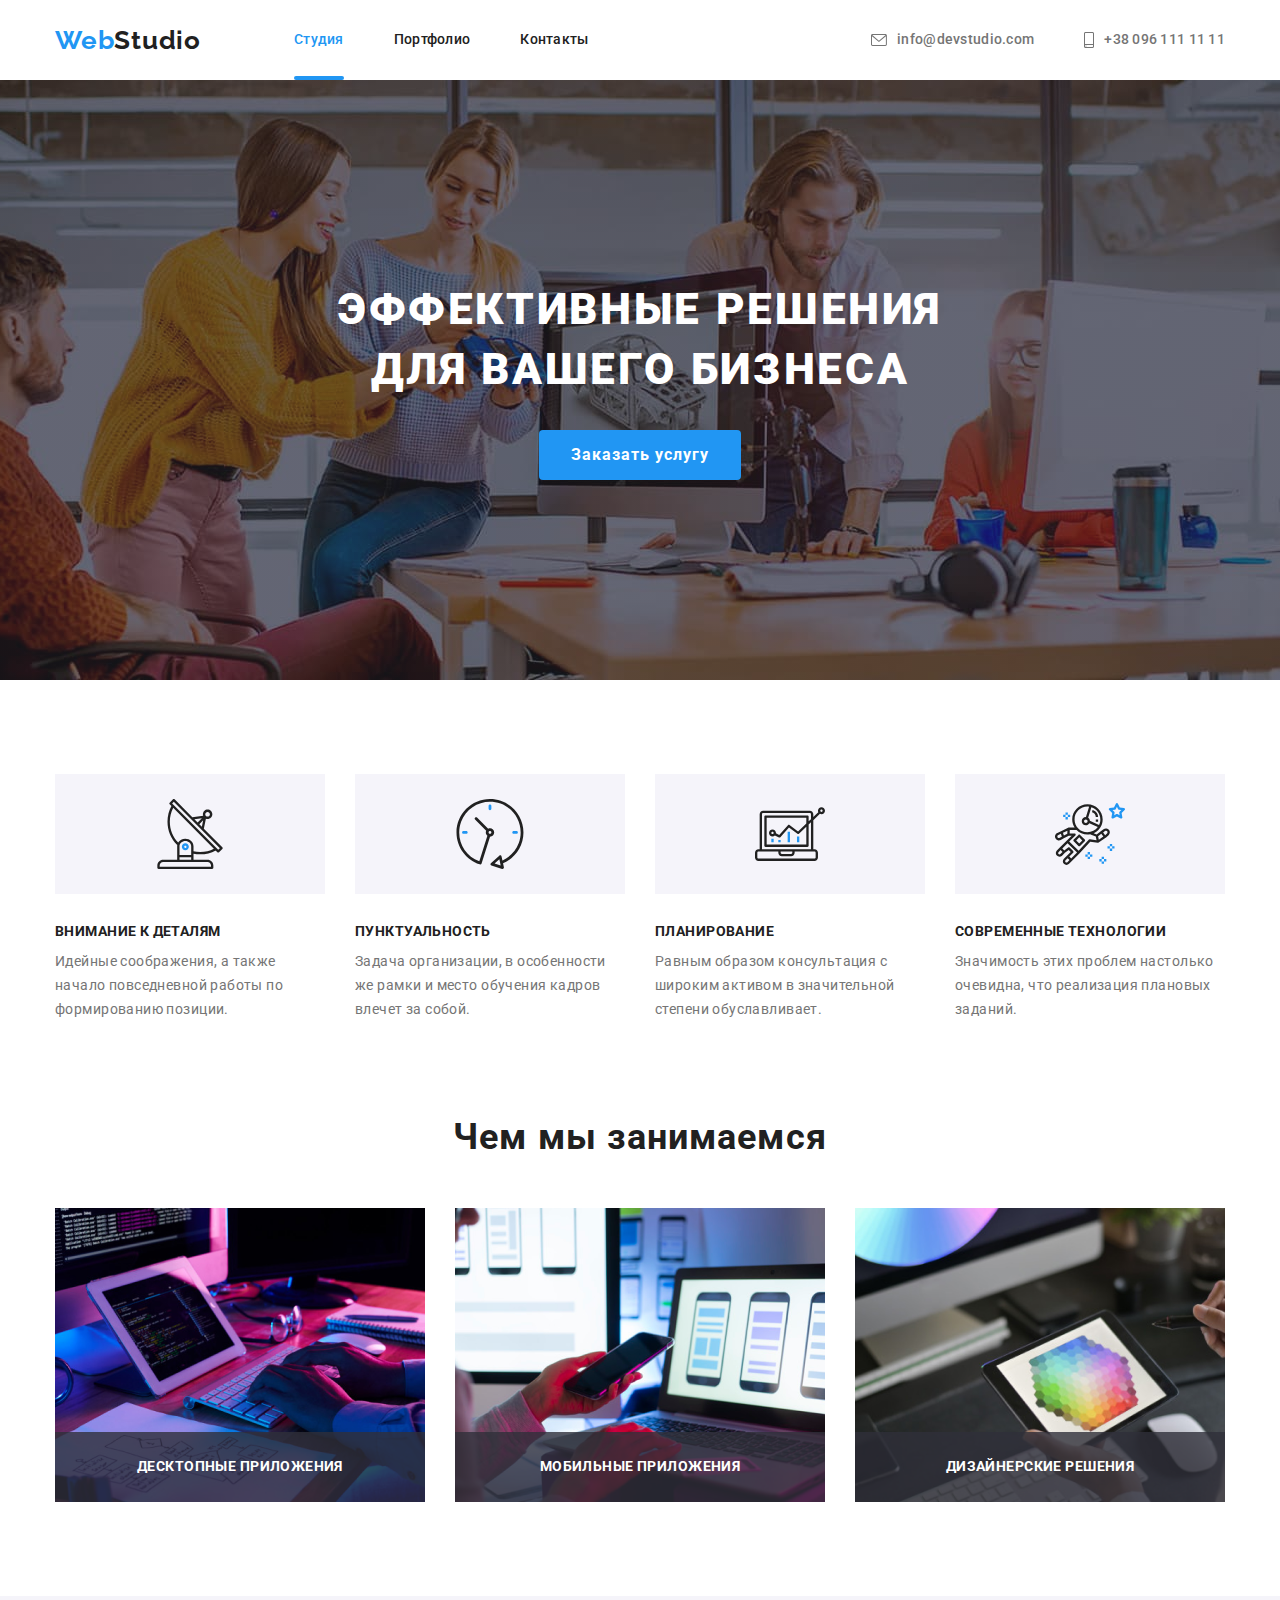
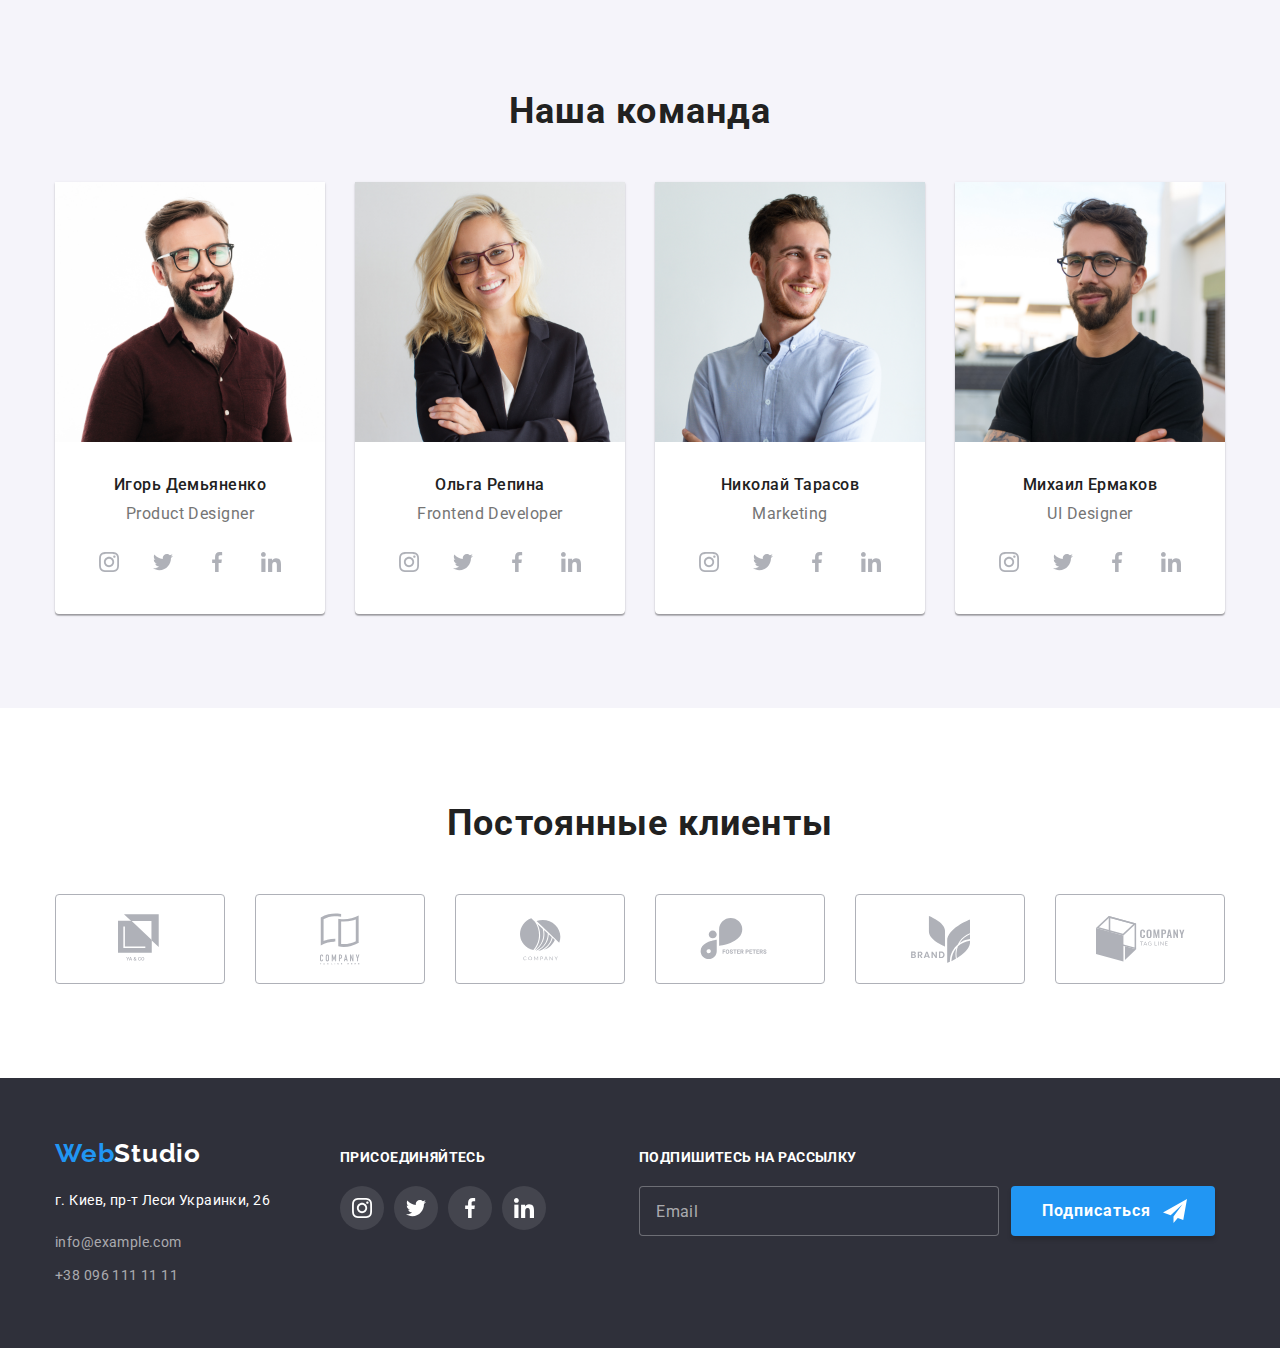
<file: index.html>
<!DOCTYPE html>
<html lang="ru">
  <head>
    <meta charset="UTF-8" />
    <meta name="viewport" content="width=device-width, initial-scale=1.0" />
    <link
      href="https://fonts.googleapis.com/css2?family=Oleo+Script&family=Raleway:wght@700&family=Roboto:wght@400;500;700;900&display=swap"
      rel="stylesheet"
    />
    <link
      rel="stylesheet"
      href="https://cdnjs.cloudflare.com/ajax/libs/modern-normalize/1.0.0/modern-normalize.min.css"
    />
    <link rel="stylesheet" href="./css/styles-index.css" />
    <title>Web Studio</title>
  </head>
  <body>
    <header class="header">
      <div class="container main-nav">
        <a class="logo-black" href="./index.html"
          ><span class="web">Web</span>Studio</a
        >
        <nav>
          <ul class="list site-nav">
            <li class="item">
              <a class="link active" href="./index.html">Студия</a>
            </li>
            <li class="item">
              <a class="link" href="./portfolio.html">Портфолио</a>
            </li>
            <li class="item"><a class="link" href="#contacts">Контакты</a></li>
          </ul>
        </nav>

        <ul class="list contacts-nav">
          <li class="contact-item">
            <a
              class="contact-link"
              target="_blank"
              rel="noopener noreferer"
              href="mailto:info@devstudio.com"
            >
              <svg class="svg-img" width="16px" height="12px">
                <use href="./images/studio/sprite.svg#envelope"></use>
              </svg>
              info@devstudio.com</a
            >
          </li>
          <li class="contact-item">
            <a
              class="contact-link"
              target="_blank"
              rel="noopener noreferer"
              href="tel:+380961111111"
            >
              <svg class="svg-img" width="10px" height="16px">
                <use href="./images/studio/sprite.svg#smartphone"></use>
              </svg>
              +38 096 111 11 11</a
            >
          </li>
        </ul>
      </div>
    </header>

    <main>
      <section>
        <div class="main-title">
          <h1 class="hero">
            Эффективные решения <br />
            для вашего бизнеса
          </h1>
          <button data-open-modal class="btn" type="button">
            Заказать услугу
          </button>
        </div>
        <div data-backdrop class="backdrop is-hidden">
          <div class="modal">
            <div class="btn-div">
              <button data-close-modal class="close-btn">
                <svg class="svg-img" width="11px" height="11px">
                  <use href="./images/studio/sprite.svg#close"></use>
                </svg>
              </button>
            </div>
            <p class="text">Оставьте свои данные, мы вам перезвоним</p>
            <form class="form js-speaker-form">
              <label class="form-field">
                <span class="form-label">Имя</span>
                <div class="wrapper">
                  <input
                    class="form-input"
                    placeholder=" "
                    type="text"
                    name="name"
                  />
                  <svg class="svg-img" width="18px" height="18px">
                    <use href="./images/studio/sprite.svg#person"></use>
                  </svg>
                </div>
              </label>

              <label class="form-field">
                <span class="form-label">Телефон</span>

                <div class="wrapper">
                  <input
                    class="form-input"
                    placeholder=""
                    type="tel"
                    name="tel"
                  />
                  <svg class="svg-img" width="18px" height="18px">
                    <use href="./images/studio/sprite.svg#phone"></use>
                  </svg>
                </div>
              </label>

              <label class="form-field">
                <span class="form-label" for="email">Почта</span>
                <div class="wrapper">
                  <input
                    class="form-input"
                    type="email"
                    name="email"
                    id="email"
                    placeholder=" "
                  />
                  <svg class="svg-img" width="18px" height="18px">
                    <use href="./images/studio/sprite.svg#email-black"></use>
                  </svg>
                </div>
              </label>

              <label class="form-field">
                <span class="form-label">Комментарий</span>
                <textarea
                  name="comment"
                  placeholder="Введите текст"
                  class="form-input textarea"
                ></textarea>
              </label>

              <label class="checkbox">
                <input
                  type="checkbox"
                  name="policy"
                  value="policy"
                  class="checkbox-input"
                />
                <div class="wrapper">
                  <span class="checkbox-item"></span>
                  <span for="policy" class="checkbox-label"
                    >Соглашаюсь с рассылкой и принимаю
                    <a href="" class="contract">Условия договора</a></span
                  >
                </div>
              </label>

              <button type="submit" class="send-btn">Отправить</button>
            </form>
          </div>
        </div>
      </section>

      <section class="section adv no-padding">
        <div class="container">
          <ul class="list advantages">
            <li class="item">
              <div class="svg-item">
                <svg class="svg-img" width="70px" height="70px">
                  <use href="./images/studio/sprite.svg#antenna"></use>
                </svg>
              </div>
              <h2 class="title">внимание к деталям</h2>
              <p class="text">
                Идейные соображения, а также начало повседневной работы по
                формированию позиции.
              </p>
            </li>
            <li class="item">
              <div class="svg-item">
                <svg class="svg-img" width="70px" height="70px">
                  <use href="./images/studio/sprite.svg#clock"></use>
                </svg>
              </div>
              <h2 class="title">пунктуальность</h2>
              <p class="text">
                Задача организации, в особенности же рамки и место обучения
                кадров влечет за собой.
              </p>
            </li>
            <li class="item">
              <div class="svg-item">
                <svg class="svg-img" width="70px" height="70px">
                  <use href="./images/studio/sprite.svg#diagram"></use>
                </svg>
              </div>
              <h2 class="title">планирование</h2>
              <p class="text">
                Равным образом консультация с широким активом в значительной
                степени обуславливает.
              </p>
            </li>
            <li class="item">
              <div class="svg-item">
                <svg class="svg-img" width="70px" height="70px">
                  <use href="./images/studio/sprite.svg#astronaut"></use>
                </svg>
              </div>
              <h2 class="title">современные технологии</h2>
              <p class="text">
                Значимость этих проблем настолько очевидна, что реализация
                плановых заданий.
              </p>
            </li>
          </ul>
        </div>
      </section>
      <section class="section about-us">
        <div class="container">
          <h2 class="title">Чем мы занимаемся</h2>
          <ul class="list">
            <li class="item">
              <img
                class="photo"
                src="./images/studio/PC.jpg"
                alt="Man working on PC"
              />
              <p class="text">Десктопные приложения</p>
            </li>
            <li class="item">
              <img
                class="photo"
                src="./images/studio/laptop.jpg"
                alt="Woman working on laptop"
              />
              <p class="text">Мобильные приложения</p>
            </li>
            <li class="item">
              <img
                class="photo"
                src="./images/studio/tablet.jpg"
                alt="Woman working on tablet"
              />
              <p class="text">Дизайнерские решения</p>
            </li>
          </ul>
        </div>
      </section>
      <section class="section our-team">
        <div class="container">
          <h2 class="title">Наша команда</h2>
          <ul class="list">
            <li class="item">
              <img
                class="photo"
                src="./images/studio/IgorDemianenko.jpg"
                alt="Igor Demainenko"
              />
              <h3 class="name">Игорь Демьяненко</h3>
              <p class="specialty" lang="en">Product Designer</p>
              <ul class="list social-media">
                <li class="item">
                  <a
                    target="_blank"
                    rel="noopener noreferer"
                    class="link"
                    href="https://www.instagram.com/"
                  >
                    <svg class="svg-img" width="20px" height="20px">
                      <use href="./images/studio/sprite.svg#instagram"></use>
                    </svg>
                  </a>
                </li>
                <li class="item">
                  <a
                    target="_blank"
                    rel="noopener noreferer"
                    class="link"
                    href="https://twitter.com/"
                  >
                    <svg class="svg-img" width="20px" height="20px">
                      <use href="./images/studio/sprite.svg#twitter"></use>
                    </svg>
                  </a>
                </li>
                <li class="item">
                  <a
                    target="_blank"
                    rel="noopener noreferer"
                    class="link"
                    href="https://www.facebook.com/"
                  >
                    <svg class="svg-img" width="20px" height="20px">
                      <use href="./images/studio/sprite.svg#facebook"></use>
                    </svg>
                  </a>
                </li>
                <li class="item">
                  <a
                    target="_blank"
                    rel="noopener noreferer"
                    class="link"
                    href="https://www.linkedin.com/"
                  >
                    <svg class="svg-img" width="20px" height="20px">
                      <use href="./images/studio/sprite.svg#linkedin"></use>
                    </svg>
                  </a>
                </li>
              </ul>
            </li>
            <li class="item">
              <img
                class="photo"
                src="./images/studio/OlgaRepina.jpg"
                alt="Olga Repina"
              />
              <h3 class="name">Ольга Репина</h3>
              <p class="specialty" lang="en">Frontend Developer</p>
              <ul class="list social-media">
                <li class="item">
                  <a
                    target="_blank"
                    rel="noopener noreferer"
                    class="link"
                    href="https://www.instagram.com/"
                  >
                    <svg class="svg-img" width="20px" height="20px">
                      <use href="./images/studio/sprite.svg#instagram"></use>
                    </svg>
                  </a>
                </li>
                <li class="item">
                  <a
                    target="_blank"
                    rel="noopener noreferer"
                    class="link"
                    href="https://twitter.com/"
                  >
                    <svg class="svg-img" width="20px" height="20px">
                      <use href="./images/studio/sprite.svg#twitter"></use>
                    </svg>
                  </a>
                </li>
                <li class="item">
                  <a
                    target="_blank"
                    rel="noopener noreferer"
                    class="link"
                    href="https://www.facebook.com/"
                  >
                    <svg class="svg-img" width="20px" height="20px">
                      <use href="./images/studio/sprite.svg#facebook"></use>
                    </svg>
                  </a>
                </li>
                <li class="item">
                  <a
                    target="_blank"
                    rel="noopener noreferer"
                    class="link"
                    href="https://www.linkedin.com/"
                  >
                    <svg class="svg-img" width="20px" height="20px">
                      <use href="./images/studio/sprite.svg#linkedin"></use>
                    </svg>
                  </a>
                </li>
              </ul>
            </li>
            <li class="item">
              <img
                class="photo"
                src="./images/studio/NikolayTarasov.jpg"
                alt="Nikolay Tarasov"
              />
              <h3 class="name">Николай Тарасов</h3>
              <p class="specialty" lang="en">Marketing</p>
              <ul class="list social-media">
                <li class="item">
                  <a
                    target="_blank"
                    rel="noopener noreferer"
                    class="link"
                    href="https://www.instagram.com/"
                  >
                    <svg class="svg-img" width="20px" height="20px">
                      <use href="./images/studio/sprite.svg#instagram"></use>
                    </svg>
                  </a>
                </li>
                <li class="item">
                  <a
                    target="_blank"
                    rel="noopener noreferer"
                    class="link"
                    href="https://twitter.com/"
                  >
                    <svg class="svg-img" width="20px" height="20px">
                      <use href="./images/studio/sprite.svg#twitter"></use>
                    </svg>
                  </a>
                </li>
                <li class="item">
                  <a
                    target="_blank"
                    rel="noopener noreferer"
                    class="link"
                    href="https://www.facebook.com/"
                  >
                    <svg class="svg-img" width="20px" height="20px">
                      <use href="./images/studio/sprite.svg#facebook"></use>
                    </svg>
                  </a>
                </li>
                <li class="item">
                  <a
                    target="_blank"
                    rel="noopener noreferer"
                    class="link"
                    href="https://www.linkedin.com/"
                  >
                    <svg class="svg-img" width="20px" height="20px">
                      <use href="./images/studio/sprite.svg#linkedin"></use>
                    </svg>
                  </a>
                </li>
              </ul>
            </li>
            <li class="item">
              <img
                class="photo"
                src="./images/studio/MichaelErmakov.jpg"
                alt="Michael Ermakov"
              />
              <h3 class="name">Михаил Ермаков</h3>
              <p class="specialty" lang="en">UI Designer</p>
              <ul class="list social-media">
                <li class="item">
                  <a
                    target="_blank"
                    rel="noopener noreferer"
                    class="link"
                    href="https://www.instagram.com/"
                  >
                    <svg class="svg-img" width="20px" height="20px">
                      <use href="./images/studio/sprite.svg#instagram"></use>
                    </svg>
                  </a>
                </li>
                <li class="item">
                  <a
                    target="_blank"
                    rel="noopener noreferer"
                    class="link"
                    href="https://twitter.com/"
                  >
                    <svg class="svg-img" width="20px" height="20px">
                      <use href="./images/studio/sprite.svg#twitter"></use>
                    </svg>
                  </a>
                </li>
                <li class="item">
                  <a
                    target="_blank"
                    rel="noopener noreferer"
                    class="link"
                    href="https://www.facebook.com/"
                  >
                    <svg class="svg-img" width="20px" height="20px">
                      <use href="./images/studio/sprite.svg#facebook"></use>
                    </svg>
                  </a>
                </li>
                <li class="item">
                  <a
                    target="_blank"
                    rel="noopener noreferer"
                    class="link"
                    href="https://www.linkedin.com/"
                  >
                    <svg class="svg-img" width="20px" height="20px">
                      <use href="./images/studio/sprite.svg#linkedin"></use>
                    </svg>
                  </a>
                </li>
              </ul>
            </li>
          </ul>
        </div>
      </section>
      <section class="section regular-customers">
        <div class="container">
          <h2 class="title">Постоянные клиенты</h2>
          <ul class="list customers">
            <li class="item">
              <a href="" class="link">
                <svg class="svg-img" width="45px" height="50px">
                  <use href="./images/studio/sprite.svg#logo1"></use>
                </svg>
              </a>
            </li>
            <li class="item">
              <a href="" class="link">
                <svg class="svg-img" width="40px" height="52px">
                  <use href="./images/studio/sprite.svg#logo2"></use>
                </svg>
              </a>
            </li>
            <li class="item">
              <a href="" class="link">
                <svg class="svg-img" width="41px" height="43px">
                  <use href="./images/studio/sprite.svg#logo3"></use>
                </svg>
              </a>
            </li>
            <li class="item">
              <a href="" class="link">
                <svg class="svg-img" width="80px" height="42px">
                  <use href="./images/studio/sprite.svg#logo4"></use>
                </svg>
              </a>
            </li>
            <li class="item">
              <a href="" class="link">
                <svg class="svg-img" width="59px" height="47px">
                  <use href="./images/studio/sprite.svg#logo5"></use>
                </svg>
              </a>
            </li>
            <li class="item">
              <a href="" class="link">
                <svg class="svg-img" width="89px" height="46px">
                  <use href="./images/studio/sprite.svg#logo6"></use>
                </svg>
              </a>
            </li>
          </ul>
        </div>
      </section>
    </main>

    <footer id="contacts">
      <div class="container footer">
        <div class="footer-contacts">
          <a class="logo-white" href="./"><span class="web">Web</span>Studio</a>
          <address class="street-name">г. Киев, пр-т Леси Украинки, 26</address>
          <address>
            <ul class="list">
              <li class="item">
                <a
                  class="link"
                  target="_blank"
                  rel="noopener noreferer"
                  href="mailto:info@example.com"
                  >info@example.com</a
                >
              </li>
              <li class="item">
                <a
                  class="link"
                  target="_blank"
                  rel="noopener noreferer"
                  href="tel:+380961111111"
                  >+38 096 111 11 11</a
                >
              </li>
            </ul>
          </address>
        </div>
        <div class="join-us">
          <h2 class="title">Присоединяйтесь</h2>
          <ul class="list">
            <li class="item">
              <a
                target="_blank"
                rel="noopener noreferer"
                class="link"
                href="https://www.instagram.com/"
              >
                <svg class="svg-img" width="20px" height="20px">
                  <use href="./images/studio/sprite.svg#instagram"></use>
                </svg>
              </a>
            </li>
            <li class="item">
              <a
                target="_blank"
                rel="noopener noreferer"
                class="link"
                href="https://twitter.com/"
              >
                <svg class="svg-img" width="20px" height="20px">
                  <use href="./images/studio/sprite.svg#twitter"></use>
                </svg>
              </a>
            </li>
            <li class="item">
              <a
                target="_blank"
                rel="noopener noreferer"
                class="link"
                href="https://facebook.com/"
              >
                <svg class="svg-img" width="20px" height="20px">
                  <use href="./images/studio/sprite.svg#facebook"></use>
                </svg>
              </a>
            </li>
            <li class="item">
              <a
                target="_blank"
                rel="noopener noreferer"
                class="link"
                href="https://www.linkedin.com/"
              >
                <svg class="svg-img" width="20px" height="20px">
                  <use href="./images/studio/sprite.svg#linkedin"></use>
                </svg>
              </a>
            </li>
          </ul>
        </div>
        <div class="sign-up">
          <h2 class="title">подпишитесь на рассылку</h2>
          <form class="form-2 js-speaker-form">
            <label class="form-field">
              <input
                class="form-input"
                type="email"
                name="email"
                placeholder="Email"
              />
            </label>
            <div class="wrapper">
              <button type="submit" class="send-btn">Подписаться</button>
              <svg class="svg-img" width="24px" height="24px">
                <use href="./images/studio/sprite.svg#telegram"></use>
              </svg>
            </div>
          </form>
        </div>
      </div>
    </footer>

    <!-- закрепляет хедер сверху страницы и добавляет паддинг по размеру хедера -->
    <script>
      const { height: pageHeaderHeight } = document
        .querySelector(".main-nav")
        .getBoundingClientRect();

      document.body.style.paddingTop = `${pageHeaderHeight}px`;
    </script>

    <!-- открывает и закрывает модальное окно -->
    <script>
      const refs = {
        openModalBtn: document.querySelector("[data-open-modal]"),
        closeModalBtn: document.querySelector("[data-close-modal]"),
        backdrop: document.querySelector("[data-backdrop]"),
      };
      console.log(refs);
      refs.openModalBtn.addEventListener("click", toggleModal);
      refs.closeModalBtn.addEventListener("click", toggleModal);

      refs.backdrop.addEventListener("click", logBackdropClick);

      function toggleModal() {
        refs.backdrop.classList.toggle("is-hidden");
      }

      function logBackdropClick() {
        console.log("Это клик в бекдроп");
      }
    </script>

    <!-- сабмитит форму -->
    <script>
      (() => {
        document
          .querySelector(".js-speaker-form")
          .addEventListener("submit", (e) => {
            e.preventDefault();

            new FormData(e.currentTarget).forEach((value, name) =>
              console.log(`${name}: ${value}`)
            );

            e.currentTarget.reset();
          });
      })();
    </script>
  </body>
</html>
</file>
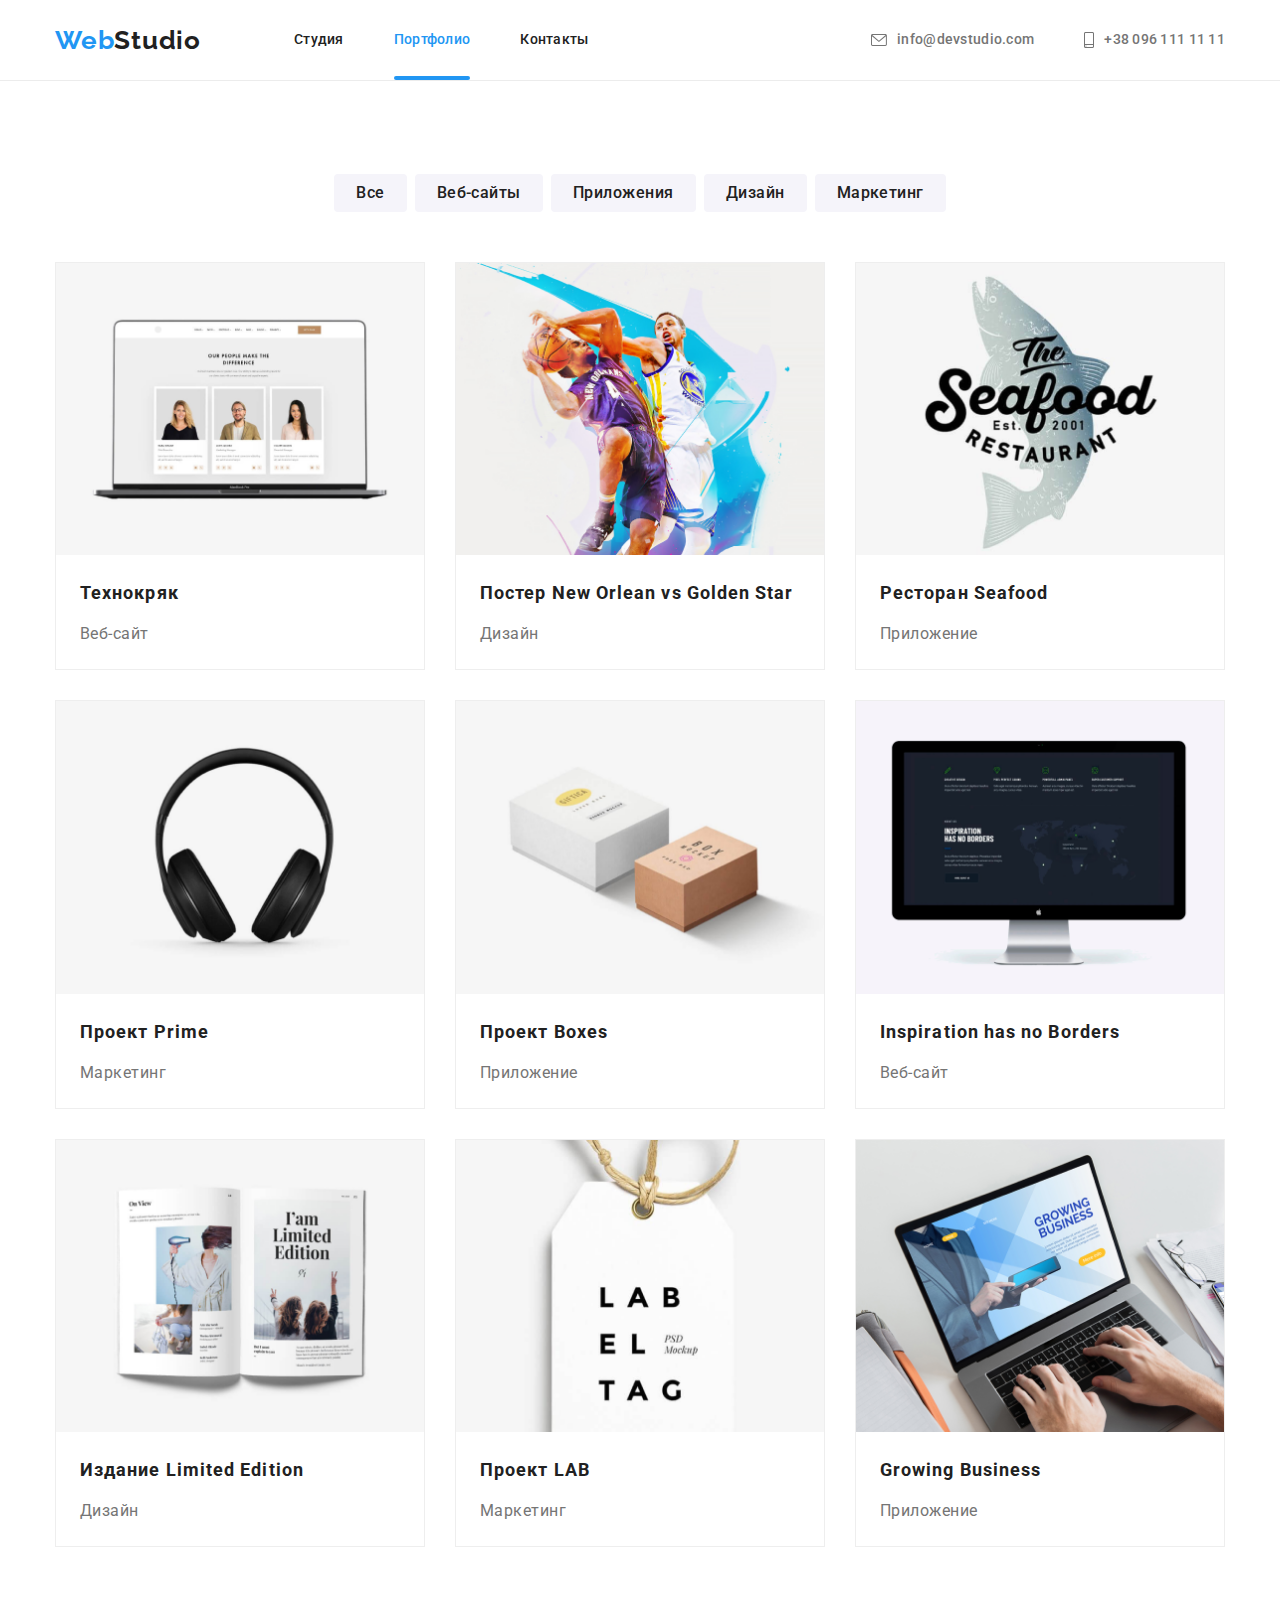
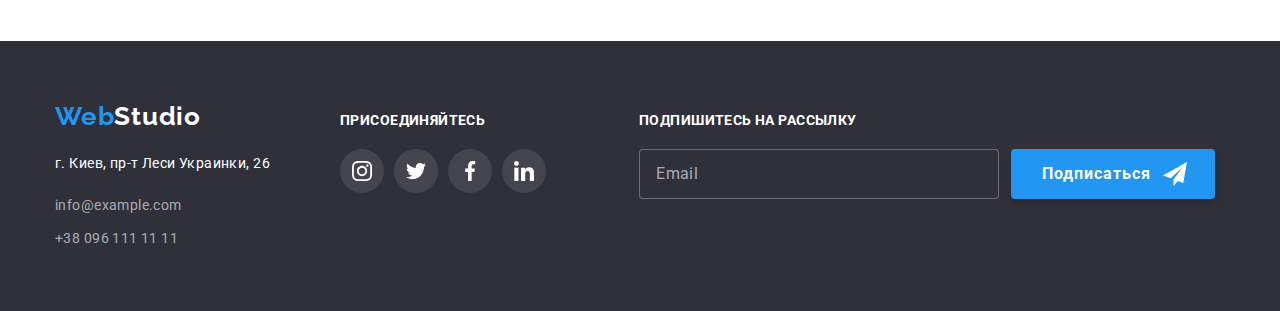
<file: portfolio.html>
<!DOCTYPE html>
<html lang="en">
  <head>
    <meta charset="UTF-8" />
    <meta name="viewport" content="width=device-width, initial-scale=1.0" />
    <link
      href="https://fonts.googleapis.com/css2?family=Oleo+Script&family=Raleway:wght@700&family=Roboto:wght@400;500;700;900&display=swap"
      rel="stylesheet"
    />
    <link
      rel="stylesheet"
      href="https://cdnjs.cloudflare.com/ajax/libs/modern-normalize/1.0.0/modern-normalize.min.css"
    />
    <link rel="stylesheet" href="./css/styles-index.css" />
    <link rel="stylesheet" href="./css/styles-portfolio.css" />
    <title>Portfolio</title>
  </head>
  <body>
    <header class="header">
      <div class="container main-nav">
        <a class="logo-black" href="./index.html"
          ><span class="web">Web</span>Studio</a
        >
        <nav>
          <ul class="list site-nav">
            <li class="item">
              <a class="link" href="./index.html">Студия</a>
            </li>
            <li class="item">
              <a class="link active" href="./portfolio.html">Портфолио</a>
            </li>
            <li class="item"><a class="link" href="#contacts">Контакты</a></li>
          </ul>
        </nav>

        <ul class="list contacts-nav">
          <li class="contact-item">
            <a
              class="contact-link"
              target="_blank"
              rel="noopener noreferer"
              href="mailto:info@devstudio.com"
            >
              <svg class="svg-img" width="16px" height="12px">
                <use href="./images/studio/sprite.svg#envelope"></use>
              </svg>
              info@devstudio.com</a
            >
          </li>
          <li class="contact-item">
            <a
              class="contact-link"
              target="_blank"
              rel="noopener noreferer"
              href="tel:+380961111111"
            >
              <svg class="svg-img" width="10px" height="16px">
                <use href="./images/studio/sprite.svg#smartphone"></use>
              </svg>
              +38 096 111 11 11</a
            >
          </li>
        </ul>
      </div>
    </header>
    <main>
      <h1 hidden>Portfolio</h1>
      <section>
        <div class="container">
          <ul class="list services">
            <li class="item"><button class="btn" type="button">Все</button></li>
            <li class="item">
              <button class="btn" type="button">Веб-сайты</button>
            </li>
            <li class="item">
              <button class="btn" type="button">Приложения</button>
            </li>
            <li class="item">
              <button class="btn" type="button">Дизайн</button>
            </li>
            <li class="item">
              <button class="btn" type="button">Маркетинг</button>
            </li>
          </ul>
        </div>
        <div class="container">
          <ul class="list products">
            <li class="item">
              <a class="link" href="">
                <div class="overlay">
                  <img
                    class="image"
                    src="./images/portfolio/Technokriak.jpg"
                    alt="Веб-сайт Технокряк"
                  />
                  <p class="text">
                    Технокряк это современная площадка распространения
                    коронавируса. Компании используют эту платформу для
                    цифрового шпионажа и атак на защищённые сервера конкурентов.
                  </p>
                </div>
                <h2 class="name">Технокряк</h2>
                <p class="type">Веб-сайт</p>
              </a>
            </li>
            <li class="item">
              <a class="link" href="">
                <div class="overlay">
                  <img
                    class="image"
                    src="./images/portfolio/NewOrleanGoldenStar.jpg"
                    alt="Постер Новый Орлеан"
                  />
                  <p class="text">
                    Lorem ipsum dolor, sit amet consectetur adipisicing elit.
                    Blanditiis voluptatum facere maxime dolorum, voluptatem
                    facilis! Ut nobis ipsum, assumenda dolore repudiandae
                    ratione.
                  </p>
                </div>
                <h2 class="name">
                  Постер <span lang="en">New Orlean vs Golden Star</span>
                </h2>
                <p class="type">Дизайн</p>
              </a>
            </li>
            <li class="item">
              <a class="link" href="">
                <div class="overlay">
                  <img
                    class="image"
                    src="./images/portfolio/Seafood.jpg"
                    alt="Ресторан Seafood"
                  />
                  <p class="text">
                    Lorem ipsum dolor, sit amet consectetur adipisicing elit.
                    Blanditiis voluptatum facere maxime dolorum, voluptatem
                    facilis! Ut nobis ipsum, assumenda dolore repudiandae
                    ratione.
                  </p>
                </div>
                <h2 class="name">Ресторан <span lang="en">Seafood</span></h2>
                <p class="type">Приложение</p>
              </a>
            </li>
            <li class="item">
              <a class="link" href="">
                <div class="overlay">
                  <img
                    class="image"
                    src="./images/portfolio/Prime.jpg"
                    alt="Проект Prime"
                  />
                  <p class="text">
                    Lorem ipsum dolor, sit amet consectetur adipisicing elit.
                    Blanditiis voluptatum facere maxime dolorum, voluptatem
                    facilis! Ut nobis ipsum, assumenda dolore repudiandae
                    ratione.
                  </p>
                </div>

                <h2 class="name">Проект <span lang="en">Prime</span></h2>
                <p class="type">Маркетинг</p>
              </a>
            </li>
            <li class="item">
              <a class="link" href="">
                <div class="overlay">
                  <img
                    class="image"
                    src="./images/portfolio/Boxes.jpg"
                    alt="Проект Boxes"
                  />
                  <p class="text">
                    Lorem ipsum dolor, sit amet consectetur adipisicing elit.
                    Blanditiis voluptatum facere maxime dolorum, voluptatem
                    facilis! Ut nobis ipsum, assumenda dolore repudiandae
                    ratione.
                  </p>
                </div>
                <h2 class="name">Проект <span lang="en">Boxes</span></h2>
                <p class="type">Приложение</p>
              </a>
            </li>
            <li class="item">
              <a class="link" href="">
                <div class="overlay">
                  <img
                    class="image"
                    src="./images/portfolio/Inspiration.jpg"
                    alt="Веб-сайт Inspiration has no borders"
                  />
                  <p class="text">
                    Lorem ipsum dolor, sit amet consectetur adipisicing elit.
                    Blanditiis voluptatum facere maxime dolorum, voluptatem
                    facilis! Ut nobis ipsum, assumenda dolore repudiandae
                    ratione.
                  </p>
                </div>
                <h2 class="name" lang="en">Inspiration has no Borders</h2>
                <p class="type">Веб-сайт</p></a
              >
            </li>
            <li class="item">
              <a class="link" href="">
                <div class="overlay">
                  <img
                    class="image"
                    src="./images/portfolio/LimitedEdition.jpg"
                    alt="Издание Limited Edition"
                  />
                  <p class="text">
                    Lorem ipsum dolor, sit amet consectetur adipisicing elit.
                    Blanditiis voluptatum facere maxime dolorum, voluptatem
                    facilis! Ut nobis ipsum, assumenda dolore repudiandae
                    ratione.
                  </p>
                </div>
                <h2 class="name">
                  Издание <span lang="en">Limited Edition</span>
                </h2>
                <p class="type">Дизайн</p>
              </a>
            </li>
            <li class="item">
              <a class="link" href="">
                <div class="overlay">
                  <img
                    class="image"
                    src="./images/portfolio/LAB.jpg"
                    alt="Проект LAB"
                  />
                  <p class="text">
                    Lorem ipsum dolor, sit amet consectetur adipisicing elit.
                    Blanditiis voluptatum facere maxime dolorum, voluptatem
                    facilis! Ut nobis ipsum, assumenda dolore repudiandae
                    ratione.
                  </p>
                </div>
                <h2 class="name">Проект <span lang="en">LAB</span></h2>
                <p class="type">Маркетинг</p></a
              >
            </li>
            <li class="item">
              <a class="link" href="">
                <div class="overlay">
                  <img
                    class="image"
                    src="./images/portfolio/GrowingBusiness.jpg"
                    alt="Приложение GrowingBusiness"
                  />
                  <p class="text">
                    Lorem ipsum dolor, sit amet consectetur adipisicing elit.
                    Blanditiis voluptatum facere maxime dolorum, voluptatem
                    facilis! Ut nobis ipsum, assumenda dolore repudiandae
                    ratione.
                  </p>
                </div>
                <h2 class="name" lang="en">Growing Business</h2>
                <p class="type">Приложение</p>
              </a>
            </li>
          </ul>
        </div>
      </section>
    </main>

    <footer id="contacts">
      <div class="container footer">
        <div class="footer-contacts">
          <a class="logo-white" href="./"><span class="web">Web</span>Studio</a>
          <address class="street-name">г. Киев, пр-т Леси Украинки, 26</address>
          <address>
            <ul class="list">
              <li class="item">
                <a
                  class="link"
                  target="_blank"
                  rel="noopener noreferer"
                  href="mailto:info@example.com"
                  >info@example.com</a
                >
              </li>
              <li class="item">
                <a
                  class="link"
                  target="_blank"
                  rel="noopener noreferer"
                  href="tel:+380961111111"
                  >+38 096 111 11 11</a
                >
              </li>
            </ul>
          </address>
        </div>
        <div class="join-us">
          <h2 class="title">Присоединяйтесь</h2>
          <ul class="list">
            <li class="item">
              <a
                target="_blank"
                rel="noopener noreferer"
                class="link"
                href="https://www.instagram.com/"
              >
                <svg class="svg-img" width="20px" height="20px">
                  <use href="./images/studio/sprite.svg#instagram"></use>
                </svg>
              </a>
            </li>
            <li class="item">
              <a
                target="_blank"
                rel="noopener noreferer"
                class="link"
                href="https://twitter.com/"
              >
                <svg class="svg-img" width="20px" height="20px">
                  <use href="./images/studio/sprite.svg#twitter"></use>
                </svg>
              </a>
            </li>
            <li class="item">
              <a
                target="_blank"
                rel="noopener noreferer"
                class="link"
                href="https://facebook.com/"
              >
                <svg class="svg-img" width="20px" height="20px">
                  <use href="./images/studio/sprite.svg#facebook"></use>
                </svg>
              </a>
            </li>
            <li class="item">
              <a
                target="_blank"
                rel="noopener noreferer"
                class="link"
                href="https://www.linkedin.com/"
              >
                <svg class="svg-img" width="20px" height="20px">
                  <use href="./images/studio/sprite.svg#linkedin"></use>
                </svg>
              </a>
            </li>
          </ul>
        </div>
        <div class="sign-up">
          <h2 class="title">подпишитесь на рассылку</h2>
          <form class="form-2 js-speaker-form">
            <label class="form-field">
              <input
                class="form-input"
                type="email"
                name="email"
                placeholder="Email"
              />
            </label>
            <div class="wrapper">
              <button type="submit" class="send-btn">Подписаться</button>
              <svg class="svg-img" width="24px" height="24px">
                <use href="./images/studio/sprite.svg#telegram"></use>
              </svg>
            </div>
          </form>
        </div>
      </div>
    </footer>
    <script>
      const { height: pageHeaderHeight } = document
        .querySelector(".main-nav")
        .getBoundingClientRect();

      document.body.style.paddingTop = `${pageHeaderHeight}px`;
    </script>
  </body>
</html>
</file>
<file: css/styles-index.css>
:root {
  --bg-color-black: #2f303a;
  --blue: #2196f3;
  --black: #212121;
  --grey: #757575;
  --white: #ffffff;
  --our-team-bg: #f5f4fa;
  --contacts-footer: rgba(255, 255, 255, 0.6);
  --inactive-bg-button: #f5f4fa;
  --hero-bg: rgba(47, 48, 58, 0.4);
  --social-media-icon: #afb1b8;
  --customers: #afb1b8;
  --sm-icon: rgba(255, 255, 255, 0.1);
}
.container {
  width: 1200px;
  padding-left: 15px;
  padding-right: 15px;
  margin-left: auto;
  margin-right: auto;
}
.list {
  padding: 0;
  margin: 0;
  list-style-type: none;
}
.link {
  text-decoration: none;
}
h1,
h2,
h3,
p {
  margin-top: 0px;
  margin-bottom: 0px;
}
.section {
  padding-bottom: 94px;
  padding-top: 94px;
}
.no-padding {
  padding-bottom: 0px;
  padding-top: 0px;
}
.logo-black {
  font-family: Raleway;
  font-weight: 700;
  font-size: 26px;
  line-height: 1.19;
  letter-spacing: 0.03em;
  color: var(--black);
  text-decoration: none;
}
.web {
  color: var(--blue);
}
.site-nav,
.contacts-nav,
.main-nav {
  display: flex;
}
.header {
  position: fixed;
  width: 100%;
  top: 0;
  left: 0;
  min-height: 80px;
  background-color: var(--white);
  z-index: 9999;
}
.main-nav {
  align-items: center;
}
.site-nav {
  margin-left: 93px;
}
.contacts-nav {
  margin-left: auto;
}
.site-nav .item:not(:last-child),
.contact-item:not(:last-child) {
  margin-right: 50px;
}
.site-nav .link {
  position: relative;
  display: block;
  padding-top: 32px;
  padding-bottom: 32px;

  color: var(--black);
  transition: color 250ms cubic-bezier(0.4, 0, 0.2, 1);
}
.site-nav .link.active::after {
  display: inline-block;
  content: " ";
  position: absolute;
  width: 100%;
  height: 4px;
  bottom: 0;
  left: 0;

  background: var(--blue);
  border-radius: 2px;
}
.site-nav .link:hover,
.site-nav .link:focus,
.site-nav .link.active {
  color: var(--blue);
}
.site-nav .link,
.contact-link {
  font-family: Roboto;
  font-weight: 500;
  font-size: 14px;
  line-height: 1.14;
  letter-spacing: 0.02em;
}
.contact-link {
  display: inline-flex;
  align-items: center;
  padding-top: 32px;
  padding-bottom: 32px;

  color: var(--grey);
  transition: color 250ms cubic-bezier(0.4, 0, 0.2, 1);
  text-decoration: none;
}
.contact-link:hover,
.contact-link:focus {
  color: var(--blue);
}
.contact-link .svg-img {
  margin-right: 10px;
  fill: var(--grey);
  transition: fill 250ms cubic-bezier(0.4, 0, 0.2, 1);
}
.contact-link:hover .svg-img,
.contact-link:focus .svg-img {
  fill: var(--blue);
}
.main-title {
  background-color: var(--bg-color-black);
  text-align: center;
  margin-left: auto;
  margin-right: auto;
  padding-top: 200px;
  padding-bottom: 200px;
  height: 600px;
  background-image: linear-gradient(to right, var(--hero-bg), var(--hero-bg)),
    url(../images/studio/hero.jpg);
  max-width: 1600px;
  background-size: cover;
  background-repeat: no-repeat;
  background-position: center;
}
.main-title .hero {
  display: block;
  margin-bottom: 30px;

  font-family: Roboto;
  font-weight: 900;
  font-size: 44px;
  line-height: 1.36;
  letter-spacing: 0.06em;
  text-transform: uppercase;
  color: var(--white);
}
.main-title .btn {
  display: inline-block;
  border-radius: 4px;
  border: 1px var(--blue);
  padding: 10px 32px;
  min-width: 200px;

  font-family: Roboto;
  font-weight: bold;
  font-size: 16px;
  line-height: 1.88;
  letter-spacing: 0.06em;
  color: var(--white);
  background: var(--blue);
  outline: none;
  cursor: pointer;
}
.backdrop {
  z-index: 10000;
  position: fixed;
  top: 0;
  left: 0;
  width: 100%;
  height: 100%;
  background-color: rgba(0, 0, 0, 0.2);
  opacity: 1;
  transition: opacity 250ms cubic-bezier(0.4, 0, 0.2, 1);
}
.backdrop.is-hidden {
  opacity: 0;
  pointer-events: none;
}
.backdrop.is-hidden .modal {
  transform: translate(-50%, -50%) scale(0.5);
}
.modal {
  position: absolute;
  text-align: center;
  top: 50%;
  left: 50%;
  min-width: 528px;
  min-height: 581px;
  background-color: var(--white);
  border-radius: 4px;
  transform: translate(-50%, -50%) scale(1);
  transition: transform 250ms cubic-bezier(0.4, 0, 0.2, 1);
  box-shadow: 0px 1px 3px rgba(0, 0, 0, 0.12), 0px 1px 1px rgba(0, 0, 0, 0.14),
    0px 2px 1px rgba(0, 0, 0, 0.2);
}
.modal > .btn-div > .close-btn > .svg-img {
  padding: 6px;
  width: 30px;
  height: 30px;
}
.modal .btn-div {
  display: flex;
  justify-content: flex-end;
}
.modal .close-btn {
  display: flex;
  text-align: end;
  margin-top: 8px;
  margin-right: 8px;
  background-color: var(--white);
  outline: none;
  padding: 0;
  border-radius: 50%;
  border: 1px solid rgba(0, 0, 0, 0.1);
  transition: fill 250ms cubic-bezier(0.4, 0, 0.2, 1);

  cursor: pointer;
}
.close-btn:hover,
.close-btn:focus {
  fill: var(--blue);
}
.modal > .text {
  font-family: Roboto;
  font-style: normal;
  font-weight: 700;
  font-size: 20px;
  line-height: 1.15;
  text-align: center;
  letter-spacing: 0.03em;
}
.form {
  margin-left: 40px;
  margin-right: 40px;
  margin-top: 12px;
}
.form-field {
  display: flex;
  flex-direction: column;
  text-align: left;
}
.form-field:not(:first-child) {
  margin-top: 10px;
}
.form-label {
  margin-bottom: 4px;
  font-family: Roboto;
  font-style: normal;
  font-weight: normal;
  font-size: 12px;
  line-height: 1.17;

  color: var(--grey);
  letter-spacing: 0.01em;
}

.form-input {
  margin: 0px;
  position: absolute;
  padding-top: 12px;
  padding-bottom: 12px;
  padding-right: 15px;
  padding-left: 42px;
  position: relative;
  width: 100%;
  height: 40px;

  font-family: Roboto;
  font-style: normal;
  font-weight: 400;
  font-size: 16px;
  line-height: 1.17;
  letter-spacing: 0.01em;
  border: 1px solid rgba(33, 33, 33, 0.2);
  transition: border-color 250ms cubic-bezier(0.4, 0, 0.2, 1);

  border-radius: 4px;
}
.form-input::placeholder {
  font-size: 14px;
}
.form-field .wrapper {
  position: relative;
  transform: translateY(0%);
}
.form-field .wrapper .svg-img {
  position: absolute;
  top: 0;
  left: 0;
  margin: 11px 11px;
  transition: fill 250ms cubic-bezier(0.4, 0, 0.2, 1);
}
.form-field .textarea {
  width: 100%;
  height: 120px;
  padding: 12px 16px;
  resize: none;
}

.form-input:focus {
  border-color: var(--blue);
  outline: none;
}
.form-input:focus + .svg-img {
  fill: var(--blue);
}
.checkbox {
  display: flex;
  justify-content: center;
  flex-direction: row;

  align-items: center;

  margin-top: 20px;
  margin-bottom: 30px;
}
.checkbox .checkbox-label {
  text-align: center;
  font-family: Roboto;
  font-style: normal;
  font-weight: 400;
  font-size: 14px;
  line-height: 1.71;
  letter-spacing: 0.03em;
  margin-bottom: 0;
  margin-left: 9px;
  color: var(--grey);
}

.checkbox-input {
  /* position: absolute; */

  /* appearance: none;
  -webkit-appearance: none;
  -moz-appearance: none; */
  position: absolute;
  width: 1px;
  height: 1px;
  overflow: hidden;
  clip: rect(0 0 0 0);
}
.checkbox .wrapper {
  position: relative;
}
.checkbox-item {
  position: absolute;
  width: 16px;
  height: 15px;
  left: 0;
  top: 0;
  transform: translateY(25%);
  background-image: url(../images/studio/checkbox-off.svg);
}
.checkbox-input:focus + .wrapper > .checkbox-item {
  background-image: url(../images/studio/checkbox-off.svg);
}
.checkbox-input:checked + .wrapper > .checkbox-item,
.checkbox-input:focus:checked + .wrapper > .checkbox-item {
  background-image: url(../images/studio/checkbox-on.svg);
}
.checkbox-label {
  padding-left: 16px;
}
.contract {
  color: var(--blue);
}
.modal .send-btn {
  box-shadow: 0px 4px 4px rgba(0, 0, 0, 0.15);
  border-radius: 4px;
  border-color: transparent;
  display: block;
  min-width: 200px;
  padding: 10px 55px;
  margin-bottom: 40px;
  outline: none;
  cursor: pointer;

  background-color: var(--blue);
  color: var(--white);
  font-family: Roboto;
  font-style: normal;
  font-weight: bold;
  font-size: 16px;
  line-height: 1.87;

  margin-left: auto;
  margin-right: auto;
}
.advantages {
  display: flex;
  align-items: center;
}
.advantages .item {
  width: calc((100% - 90px) / 4);
}
.advantages .svg-item {
  display: inline-flex;
  align-items: center;
  justify-content: center;
  height: 120px;
  width: 270px;
  margin-bottom: 30px;
  background-color: var(--our-team-bg);
}
.advantages .title {
  padding-bottom: 10px;
  font-family: Roboto;
  font-weight: bold;
  font-size: 14px;
  line-height: 1.14;
  letter-spacing: 0.03em;
  text-transform: uppercase;
  color: var(--black);
}
.advantages .text {
  font-family: Roboto;
  font-weight: 400;
  font-size: 14px;
  line-height: 1.71;
  letter-spacing: 0.03em;
  color: var(--grey);
}
.advantages .item:not(:last-child),
.about-us .item:not(:last-child),
.our-team .item:not(:last-child) {
  margin-right: 30px;
}
.our-team {
  background-color: var(--our-team-bg);
}
.our-team .item {
  box-shadow: 0px 1px 3px rgba(0, 0, 0, 0.12), 0px 1px 1px rgba(0, 0, 0, 0.14),
    0px 2px 1px rgba(0, 0, 0, 0.2);
  border-radius: 0px 0px 4px 4px;
}
.adv {
  padding-top: 94px;
}
.about-us .list {
  display: flex;
}
.about-us .photo {
  display: block;
  width: 370px;
  height: auto;
}
.about-us .item {
  position: relative;
}
.about-us .text {
  position: absolute;
  display: inline-flex;
  align-items: center;
  justify-content: center;
  left: 0;
  bottom: 0;
  width: 370px;
  height: 70px;
  background: rgba(47, 48, 58, 0.8);

  font-family: Roboto;
  font-weight: 700;
  font-size: 14px;
  line-height: 1.14;

  letter-spacing: 0.03em;
  text-transform: uppercase;

  color: #ffffff;
}
.about-us .title,
.our-team .title {
  margin-bottom: 50px;
}
.our-team .list {
  display: flex;
  justify-content: center;
}
.our-team .photo {
  width: 270px;
  margin-bottom: 30px;
}
.our-team .specialty {
  font-weight: 400;
  color: var(--grey);
  padding-top: 10px;
  padding-bottom: 16px;
}
.our-team .title,
.about-us .title {
  font-family: Roboto;
  font-weight: 700;
  font-size: 36px;
  line-height: 1.17;
  text-align: center;
  letter-spacing: 0.03em;
  color: var(--black);
}
.our-team .item {
  background-color: var(--white);
}
.our-team .name,
.our-team .specialty {
  font-family: Roboto;
  font-size: 16px;
  line-height: 1.18;
  text-align: center;
  letter-spacing: 0.03em;
}
.our-team .name {
  font-weight: 500;
  color: var(--black);
}
.social-media > .item {
  border-radius: 50%;
  margin-bottom: 30px;
  box-shadow: none;
}
.social-media .link {
  display: flex;
  align-items: center;
  justify-content: center;

  width: 44px;
  height: 44px;
  border-radius: 50%;
  transition: background-color 250ms cubic-bezier(0.4, 0, 0.2, 1);
}
.social-media .svg-img {
  fill: var(--social-media-icon);
  transition: fill 250ms cubic-bezier(0.4, 0, 0.2, 1);
}
.social-media > .item:not(:last-child) {
  margin-right: 10px;
}
.social-media .link:hover,
.social-media .link:focus {
  background-color: var(--blue);
  cursor: pointer;
}
.social-media .link:hover .svg-img,
.social-media .link:focus .svg-img {
  fill: var(--white);
}
footer {
  background-color: var(--bg-color-black);
}
.logo-white {
  display: block;
  padding-top: 60px;

  font-family: Raleway;
  font-weight: 700;
  font-size: 26px;
  line-height: 1.19;
  letter-spacing: 0.03em;
  color: var(--white);
  text-decoration: none;
}
.street-name {
  display: block;
  padding-top: 20px;
  padding-bottom: 9px;

  font-family: Roboto;
  font-weight: 400;
  font-size: 14px;
  line-height: 1.71;
  letter-spacing: 0.03em;
  color: var(--white);
  font-style: normal;
}
.regular-customers .title {
  display: block;

  margin-bottom: 50px;

  font-family: Roboto;
  font-style: normal;
  font-weight: bold;
  font-size: 36px;
  line-height: 1.17;
  text-align: center;
  letter-spacing: 0.03em;

  color: var(--black);
}
.regular-customers .list {
  display: inline-flex;
  justify-content: center;
}
.customers {
  display: flex;
}
.customers .item:not(:last-child) {
  margin-right: 30px;
}
.customers .link {
  display: flex;
  align-items: center;
  justify-content: center;
  width: 170px;
  height: 90px;

  border: 1px solid var(--customers);
  border-radius: 4px;

  transition: border 250ms cubic-bezier(0.4, 0, 0.2, 1);
}
.customers .svg-img {
  fill: var(--customers);
  transition: fill 250ms cubic-bezier(0.4, 0, 0.2, 1);
}
.customers .link:hover,
.customers .link:focus {
  border-color: var(--blue);
}
.customers .link:hover .svg-img,
.customers .link:focus .svg-img {
  fill: var(--blue);
}
.footer {
  display: flex;
}
.footer-contacts .item {
  display: flex;
}
.footer-contacts .link {
  font-family: Roboto;
  font-weight: 400;
  font-size: 14px;
  line-height: 1.71;
  letter-spacing: 0.03em;
  color: var(--contacts-footer);
  text-decoration: none;
  font-style: normal;
}
.footer-contacts .item:not(:last-child) {
  padding-top: 9px;
  padding-bottom: 9px;
}
.footer-contacts .item:last-child {
  padding-bottom: 60px;
}
.join-us .title,
.sign-up .title {
  padding-top: 72px;
  padding-bottom: 20px;
  margin-left: 70px;
  font-family: Roboto;
  font-style: normal;
  font-weight: 700;
  font-size: 14px;
  line-height: 1.14;
  letter-spacing: 0.03em;
  text-transform: uppercase;

  color: var(--white);
}
.join-us .list {
  display: inline-flex;
  margin-left: 70px;
}
.join-us .link {
  display: inline-flex;
  fill: var(--white);
  background-color: var(--sm-icon);
  align-items: center;
  justify-content: center;
  width: 44px;
  height: 44px;
  border-radius: 50%;
  transition: background-color 250ms cubic-bezier(0.4, 0, 0.2, 1);
}
.join-us .item:not(:last-child) {
  margin-right: 10px;
}
.join-us .link:hover,
.join-us .link:focus {
  background-color: var(--blue);
  cursor: pointer;
}
.sign-up .form-input {
  width: 360px;
  height: 50px;
  border: 1px solid rgba(255, 255, 255, 0.3);
  background-color: var(--bg-color-black);
  border-radius: 4px;
  padding-left: 16px;
  color: var(--white);
}
.sign-up .title {
  margin-left: 93px;
}
.sign-up .form-2 {
  display: flex;
  margin-left: 93px;
}
.sign-up .form-input {
  margin-right: 12px;
}
.sign-up .form-input::placeholder {
  font-family: Roboto;
  font-style: normal;
  font-weight: 400;
  font-size: 16px;
  line-height: 1.25;
  letter-spacing: 0.03em;

  color: rgba(255, 255, 255, 0.6);
}
.sign-up .send-btn {
  background-color: var(--blue);
  box-shadow: 0px 4px 4px rgba(0, 0, 0, 0.15);
  border-radius: 4px;
  min-width: 200px;
  height: 50px;
  border-color: transparent;
  padding-left: 29px;
  padding-right: 62px;

  font-family: Roboto;
  font-style: normal;
  font-weight: 700;
  font-size: 16px;
  line-height: 1.87;
  letter-spacing: 0.06em;
  cursor: pointer;
  outline: none;

  color: var(--white);
}
.sign-up .wrapper {
  position: relative;
}
.sign-up .wrapper .svg-img {
  position: absolute;
  top: 0;
  right: 0;
  margin: 13px 28px 13px 10px;
}
</file>
<file: css/styles-portfolio.css>
:root {
  --bg-color-black: #2f303a;
  --blue: #2196f3;
  --black: #212121;
  --grey: #757575;
  --white: #ffffff;
  --line: #ececec;
  --white-bg-btn: #eeeeee;
  --contacts-footer: rgba(255, 255, 255, 0.6);
  --inactive-bg-button: #f5f4fa;
}
.header {
  border-bottom: 1px solid var(--line);
}
.services {
  display: flex;
  justify-content: center;
}
.services .btn {
  display: inline-block;
  border-radius: 4px;
  border: 1px var(--blue);
  padding: 6px 22px;
  margin-top: 94px;
  margin-bottom: 50px;

  font-family: Roboto;
  font-weight: 500;
  font-size: 16px;
  line-height: 1.62;
  text-align: center;
  letter-spacing: 0.03em;
  color: var(--black);
  background-color: var(--inactive-bg-button);
  outline: none;
  cursor: pointer;
  transition: color 250ms cubic-bezier(0.4, 0, 0.2, 1),
    background-color 250ms cubic-bezier(0.4, 0, 0.2, 1);
}
.services .btn:hover,
.services .btn:focus {
  color: var(--white);
  background-color: var(--blue);
}
.services .item:not(:last-child) {
  margin-right: 8px;
}
.products {
  display: flex;
  flex-wrap: wrap;
  margin-bottom: 94px;
}
.products .item {
  border: 1px solid var(--white-bg-btn);
  width: calc((100% - 60px) / 3);
  margin-right: 30px;
  margin-bottom: 30px;
}
.products .link {
  display: block;
  font-size: 0;
}
.products .image {
  display: block;
  width: 100%;
  height: auto;
}
.products .item:nth-child(3n) {
  margin-right: 0px;
}
.products .item:nth-last-child(-n + 3) {
  margin-bottom: 0px;
}
.products .name {
  display: block;
  min-width: 322px;
  padding: 20px 24px 4px 24px;
  font-family: Roboto;
  font-weight: 700;
  font-size: 18px;
  line-height: 2;
  letter-spacing: 0.06em;
  color: var(--black);
}
.products .type {
  display: block;
  min-width: 322px;
  padding: 4px 24px 20px 24px;
  font-family: Roboto;
  font-weight: 400;
  font-size: 16px;
  line-height: 1.87;
  letter-spacing: 0.03em;
  color: var(--grey);
}
.products .item {
  transition: box-shadow 250ms cubic-bezier(0.4, 0, 0.2, 1);
}
.products .item:hover,
.products .item .link:focus {
  box-shadow: 0px 1px 1px rgba(0, 0, 0, 0.12), 0px 4px 4px rgba(0, 0, 0, 0.06),
    1px 4px 6px rgba(0, 0, 0, 0.16);
}
.overlay {
  position: relative;
  width: 100%;
  overflow: hidden;
}
.overlay .text {
  position: absolute;
  padding: 63px 24px;
  bottom: 0;
  left: 0;
  width: 100%;
  height: 100%;
  transform: translateY(101%);
  pointer-events: none;
  transition: transform 250ms cubic-bezier(0.4, 0, 0.2, 1);

  font-family: Roboto;
  font-size: 18px;
  font-weight: 400;
  line-height: 1.55;
  letter-spacing: 0.03em;
  text-align: left;
  color: var(--white);
  background-color: rgba(33, 150, 243, 0.9);
  text-decoration: none;
}
.products .item:hover .overlay .text,
.products .item .link:focus .overlay .text {
  transform: translateY(0);
}
</file>
